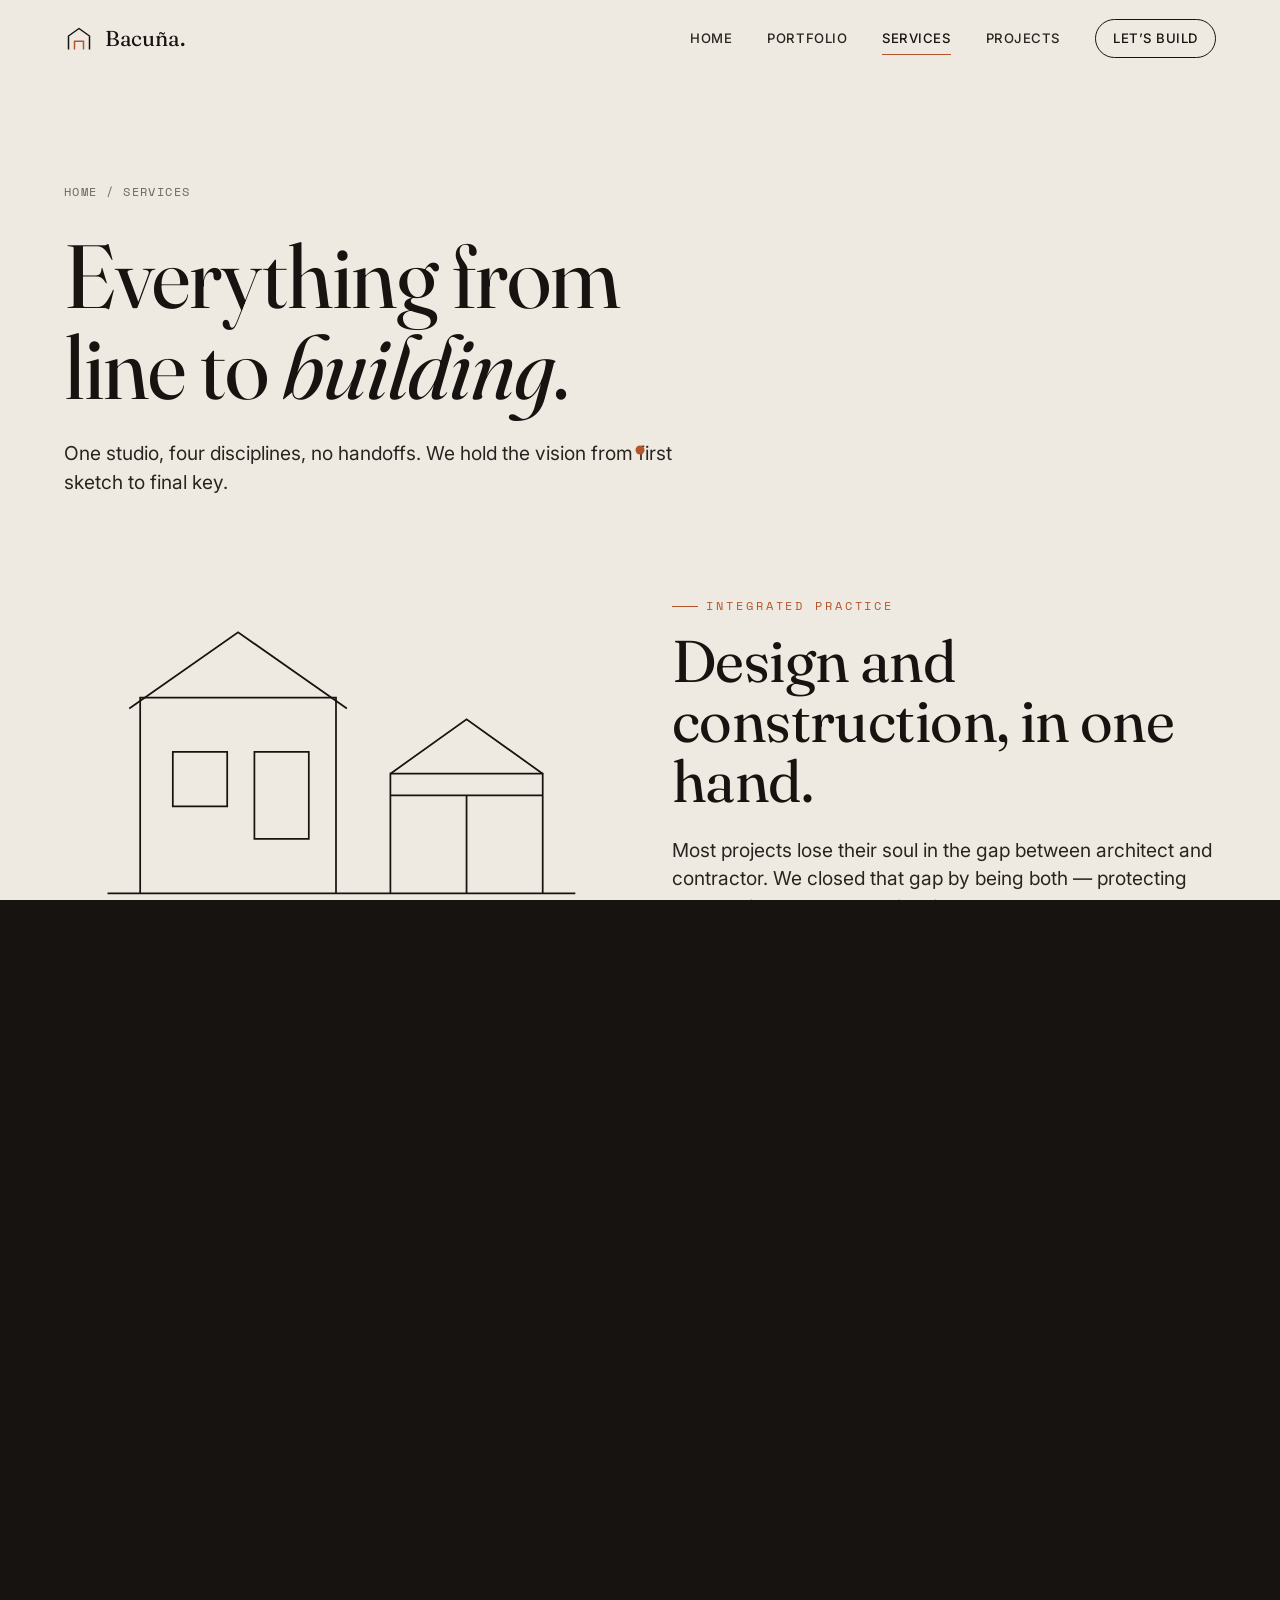
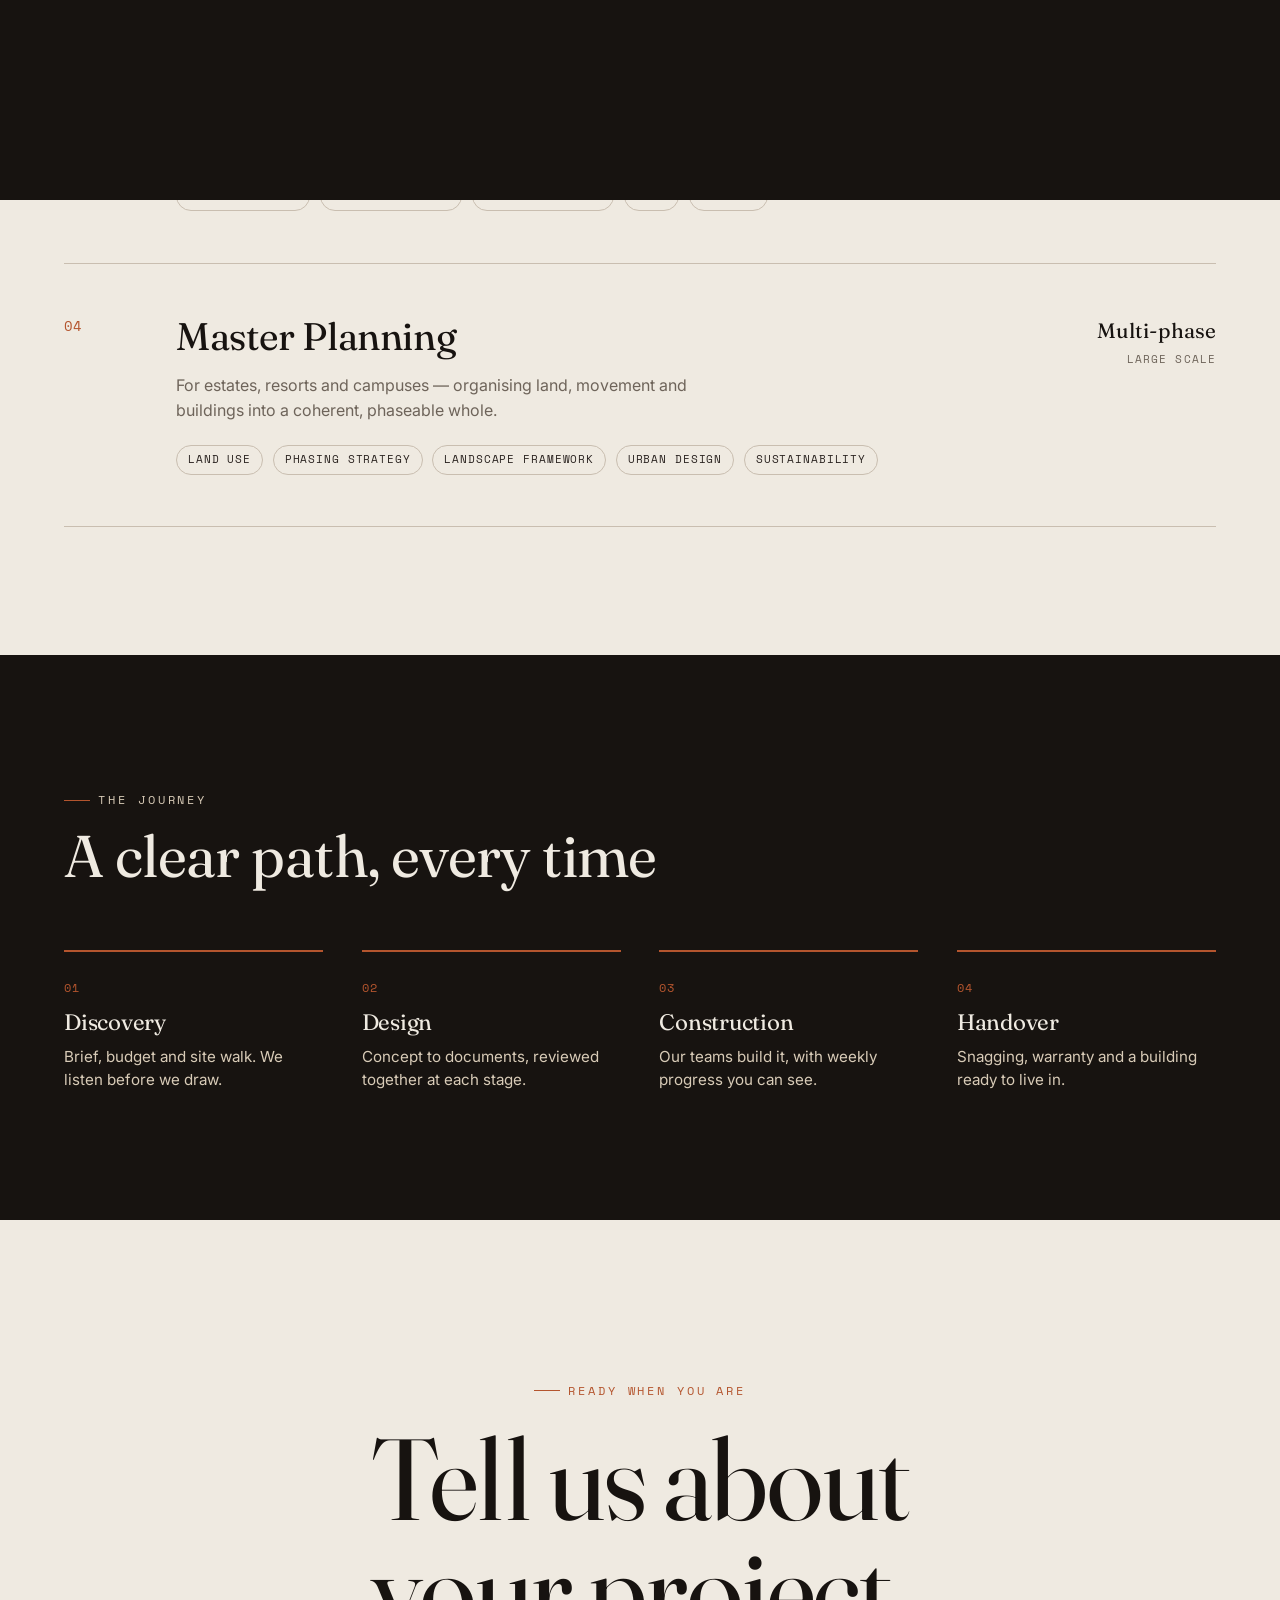
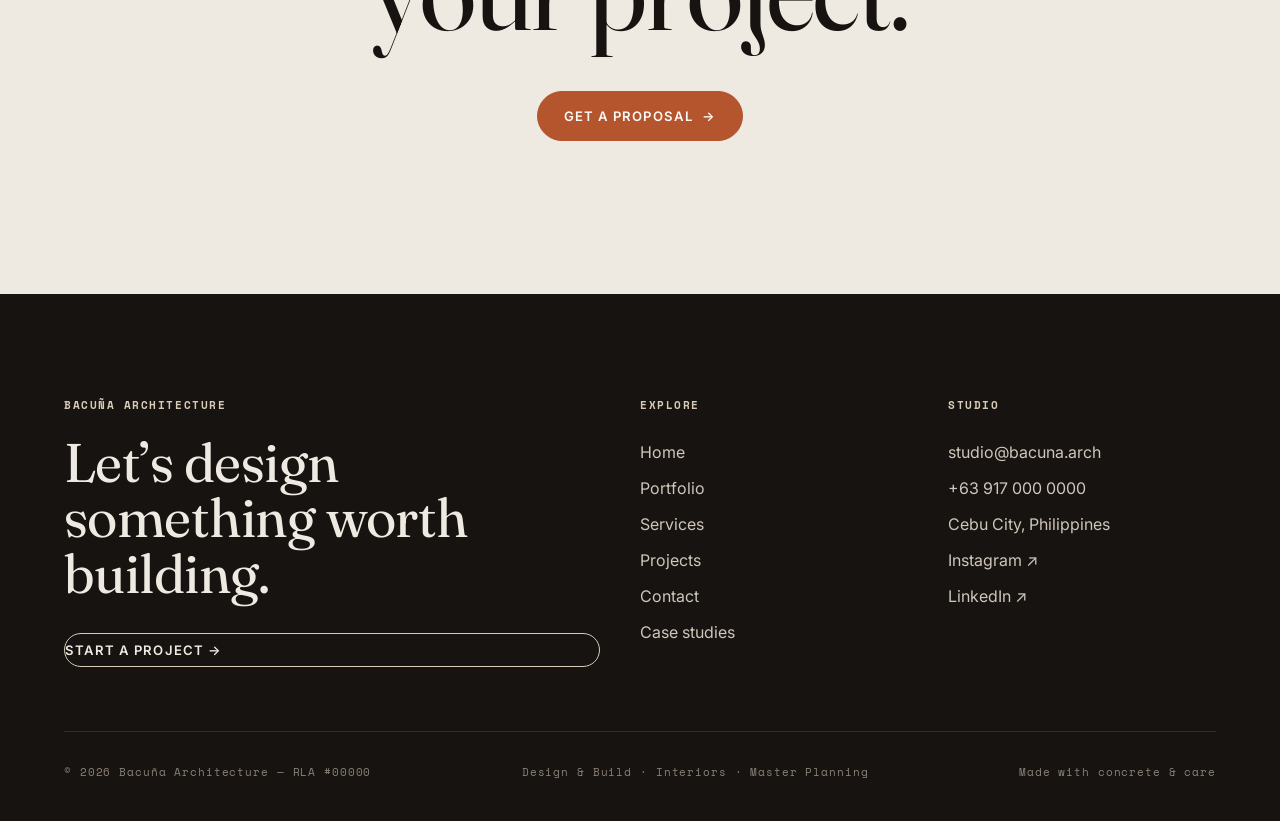
<file: services.html>
<!DOCTYPE html>
<html lang="en">
<head>
<meta charset="UTF-8">
<meta name="viewport" content="width=device-width,initial-scale=1">
<title>Services — Bacuña Architecture</title>
<meta name="description" content="Architectural design, design-and-build, interiors and master planning from one integrated studio.">
<link rel="preconnect" href="https://fonts.googleapis.com">
<link rel="preconnect" href="https://fonts.gstatic.com" crossorigin>
<link href="https://fonts.googleapis.com/css2?family=Fraunces:ital,opsz,wght@0,9..144,300..500;1,9..144,300..500&family=Inter:wght@400;500;600&family=Space+Mono:wght@400;700&display=swap" rel="stylesheet">
<link rel="stylesheet" href="css/style.css?v=7">
<style>
  .svc-full{display:grid;grid-template-columns:80px 1fr auto;gap:2rem;align-items:start;
    padding:clamp(2rem,4vw,3.4rem) 0;border-bottom:1px solid var(--line)}
  .svc-full:first-child{border-top:1px solid var(--line)}
  .svc-full .no{font-family:var(--mono);font-size:.9rem;color:var(--clay)}
  .svc-full h3{font-size:clamp(1.6rem,3vw,2.6rem);margin-bottom:1rem}
  .svc-full p{color:var(--muted);max-width:56ch}
  .svc-full ul{list-style:none;margin-top:1.4rem;display:flex;flex-wrap:wrap;gap:.6rem}
  .svc-full li{font-family:var(--mono);font-size:11px;letter-spacing:.08em;text-transform:uppercase;
    border:1px solid var(--line);border-radius:30px;padding:.5em 1em;color:var(--ink-2)}
  .svc-full .price{font-family:var(--display);font-size:1.3rem;white-space:nowrap;text-align:right}
  .svc-full .price small{display:block;font-family:var(--mono);font-size:11px;color:var(--muted);letter-spacing:.1em;text-transform:uppercase;margin-top:.4em}
  @media(max-width:760px){.svc-full{grid-template-columns:1fr}.svc-full .price{text-align:left}}
  .blue-detail svg{width:100%;height:auto}
  .bd-line{stroke:var(--ink);stroke-width:1.6;fill:none;stroke-dasharray:1;stroke-dashoffset:1;pathLength:1}
  .blue-detail.in .bd-line{animation:draw 1.6s var(--ease) forwards}
  .blue-detail.in .bd-line:nth-child(2){animation-delay:.15s}
  .blue-detail.in .bd-line:nth-child(3){animation-delay:.3s}
  .blue-detail.in .bd-line:nth-child(4){animation-delay:.45s}
  .blue-detail.in .bd-line:nth-child(5){animation-delay:.6s}
  .blue-detail.in .bd-line:nth-child(6){animation-delay:.75s}
  .blue-detail.in .bd-line:nth-child(7){animation-delay:.9s}
</style>
</head>
<body>

<section class="phead wrap">
  <span class="crumb reveal"><a href="index.html">Home</a> / Services</span>
  <h1 class="reveal d1">Everything from<br>line to <em class="italic">building</em>.</h1>
  <p class="lede reveal d2" style="margin-top:1rem">One studio, four disciplines, no handoffs. We hold the vision from first sketch to final key.</p>
</section>

<!-- animated blueprint feature -->
<section class="wrap" style="padding-top:0">
  <div class="split" style="align-items:center">
    <div class="blue-detail reveal" style="overflow:hidden">
      <svg viewBox="0 0 500 340" role="img" aria-label="Blueprint detail">
        <line class="bd-line" pathLength="1" x1="40" y1="300" x2="470" y2="300"/>
        <path class="bd-line" pathLength="1" d="M70 300 V120 H250 V300"/>
        <path class="bd-line" pathLength="1" d="M60 130 L160 60 L260 130"/>
        <rect class="bd-line" pathLength="1" x="100" y="170" width="50" height="50"/>
        <rect class="bd-line" pathLength="1" x="175" y="170" width="50" height="80"/>
        <path class="bd-line" pathLength="1" d="M300 300 V190 H440 V300 M300 210 H440 M370 210 V300"/>
        <path class="bd-line" pathLength="1" d="M300 190 L370 140 L440 190"/>
      </svg>
    </div>
    <div class="reveal d1">
      <span class="eyebrow">Integrated practice</span>
      <h2 style="margin-top:1rem;max-width:14ch">Design and construction, in one hand.</h2>
      <p class="lede" style="margin-top:1.5rem">Most projects lose their soul in the gap between architect and contractor. We closed that gap by being both — protecting your design, budget and timeline the whole way through.</p>
    </div>
  </div>
</section>

<!-- services list -->
<section class="wrap" style="padding-top:0">
  <div class="svc-full reveal">
    <span class="no">01</span>
    <div>
      <h3>Architectural Design</h3>
      <p>Concept through construction documents. We shape the idea, test it in 3D, and detail it into a set that builds cleanly.</p>
      <ul><li>Feasibility</li><li>Concept design</li><li>3D &amp; VR studies</li><li>Permit drawings</li><li>Construction docs</li></ul>
    </div>
    <div class="price">From site study<small>Scoped per project</small></div>
  </div>
  <div class="svc-full reveal">
    <span class="no">02</span>
    <div>
      <h3>Design &amp; Build</h3>
      <p>Our signature. One contract, one team, one point of accountability — from the first line to handing you the keys.</p>
      <ul><li>Single contract</li><li>In-house site teams</li><li>Cost certainty</li><li>Fixed timeline</li><li>Quality control</li></ul>
    </div>
    <div class="price">Turnkey<small>Most popular</small></div>
  </div>
  <div class="svc-full reveal">
    <span class="no">03</span>
    <div>
      <h3>Interior Architecture</h3>
      <p>Rooms designed as carefully as the shell around them — joinery, lighting, material and furniture as one composition.</p>
      <ul><li>Space planning</li><li>Bespoke joinery</li><li>Lighting design</li><li>FF&amp;E</li><li>Styling</li></ul>
    </div>
    <div class="price">Full or partial<small>Fit-out</small></div>
  </div>
  <div class="svc-full reveal">
    <span class="no">04</span>
    <div>
      <h3>Master Planning</h3>
      <p>For estates, resorts and campuses — organising land, movement and buildings into a coherent, phaseable whole.</p>
      <ul><li>Land use</li><li>Phasing strategy</li><li>Landscape framework</li><li>Urban design</li><li>Sustainability</li></ul>
    </div>
    <div class="price">Multi-phase<small>Large scale</small></div>
  </div>
</section>

<!-- process band -->
<section class="wrap band">
  <div class="sec-head"><div><span class="eyebrow reveal" style="color:var(--sand)">The journey</span>
  <h2 class="reveal d1" style="color:var(--paper);margin-top:1rem">A clear path, every time</h2></div></div>
  <div class="steps">
    <div class="step reveal" style="border-color:var(--clay)"><span class="no">01</span><h3 style="color:var(--paper)">Discovery</h3><p style="color:var(--sand)">Brief, budget and site walk. We listen before we draw.</p></div>
    <div class="step reveal d1" style="border-color:var(--clay)"><span class="no">02</span><h3 style="color:var(--paper)">Design</h3><p style="color:var(--sand)">Concept to documents, reviewed together at each stage.</p></div>
    <div class="step reveal d2" style="border-color:var(--clay)"><span class="no">03</span><h3 style="color:var(--paper)">Construction</h3><p style="color:var(--sand)">Our teams build it, with weekly progress you can see.</p></div>
    <div class="step reveal d3" style="border-color:var(--clay)"><span class="no">04</span><h3 style="color:var(--paper)">Handover</h3><p style="color:var(--sand)">Snagging, warranty and a building ready to live in.</p></div>
  </div>
</section>

<section class="cta-big wrap">
  <span class="eyebrow reveal" style="justify-content:center">Ready when you are</span>
  <h2 class="reveal d1" style="margin-top:1.5rem">Tell us about<br>your <a href="contact.html"><span class="u">project</span></a>.</h2>
  <div class="reveal d2" style="margin-top:3rem"><a href="contact.html" class="btn">Get a proposal <span class="arrow">→</span></a></div>
</section>

<script src="js/main.js"></script>
</body>
</html>
</file>
<file: css/style.css>
/* ============================================================
   BACUÑA ARCHITECTURE — Design System
   ============================================================ */

:root{
  /* Palette — warm concrete / ink / clay */
  --paper:#EFEAE1;
  --paper-2:#E4DCCF;
  --ink:#171310;
  --ink-2:#2A2320;
  --muted:#6E645A;
  --line:#C9BEB0;
  --clay:#B4552E;
  --clay-2:#8F3F20;
  --sand:#D8CBB7;
  --white:#FBF9F5;

  /* Type */
  --display:'Fraunces',Georgia,serif;
  --sans:'Inter',system-ui,sans-serif;
  --mono:'Space Mono','Courier New',monospace;

  /* Motion */
  --ease:cubic-bezier(.22,1,.36,1);
  --ease-2:cubic-bezier(.65,0,.35,1);
  --dur:.9s;

  --nav-h:78px;
  --gutter:clamp(20px,5vw,80px);
}

*{margin:0;padding:0;box-sizing:border-box}
html{scroll-behavior:smooth;-webkit-font-smoothing:antialiased}
body{
  font-family:var(--sans);
  background:var(--paper);
  color:var(--ink);
  line-height:1.55;
  overflow-x:clip;
  font-size:16px;
}
img{max-width:100%;display:block}
a{color:inherit;text-decoration:none}
::selection{background:var(--clay);color:var(--white)}

/* Custom cursor dot */
.cursor{position:fixed;top:0;left:0;width:9px;height:9px;border-radius:50%;
  background:var(--clay);pointer-events:none;z-index:9999;transform:translate(-50%,-50%);
  transition:transform .18s var(--ease),background .2s;mix-blend-mode:normal}
.cursor.big{transform:translate(-50%,-50%) scale(4.2);background:transparent;border:1px solid var(--ink);}
@media (pointer:coarse){.cursor{display:none}}

/* ---------- Type scale ---------- */
.eyebrow{font-family:var(--mono);font-size:12px;letter-spacing:.24em;text-transform:uppercase;
  color:var(--clay);display:inline-flex;align-items:center;gap:.7em}
.eyebrow::before{content:"";width:26px;height:1px;background:var(--clay);display:inline-block}
h1,h2,h3{font-family:var(--display);font-weight:400;line-height:1.02;letter-spacing:-.01em}
h1{font-size:clamp(2.8rem,8vw,7rem)}
h2{font-size:clamp(2rem,4.6vw,4rem)}
h3{font-size:clamp(1.3rem,2vw,1.9rem);line-height:1.1}
p.lede{font-size:clamp(1.05rem,1.5vw,1.35rem);color:var(--ink-2);max-width:52ch;line-height:1.5}
.italic{font-style:italic}

/* ---------- Layout ---------- */
.wrap{padding-inline:var(--gutter)}
section{padding-block:clamp(70px,10vw,150px)}
.divider{height:1px;background:var(--line);border:0}

/* ---------- Nav ---------- */
.nav{position:fixed;top:0;left:0;right:0;height:var(--nav-h);z-index:900;
  display:flex;align-items:center;justify-content:space-between;
  padding-inline:var(--gutter);transition:background .4s var(--ease),backdrop-filter .4s,border-color .4s;
  border-bottom:1px solid transparent}
.nav.scrolled{background:rgba(239,234,225,.82);backdrop-filter:blur(14px);border-color:var(--line)}
.brand{font-family:var(--display);font-size:1.35rem;letter-spacing:-.01em;display:flex;align-items:center;gap:.5em}
.brand b{font-weight:500}
.brand .n{width:30px;height:30px}
.nav-links{display:flex;gap:2.2rem;align-items:center;font-size:.82rem;letter-spacing:.04em;text-transform:uppercase;font-weight:500}
.nav-links a{position:relative;padding:4px 0;color:var(--ink-2);transition:color .3s}
.nav-links a::after{content:"";position:absolute;left:0;bottom:-2px;height:1px;width:0;background:var(--clay);transition:width .35s var(--ease)}
.nav-links a:hover,.nav-links a.active{color:var(--ink)}
.nav-links a:hover::after,.nav-links a.active::after{width:100%}
.nav-cta{border:1px solid var(--ink);border-radius:40px;padding:.6em 1.3em!important;color:var(--ink)!important}
.nav-cta::after{display:none}
.nav-cta:hover{background:var(--ink);color:var(--paper)!important}
.burger{display:none;flex-direction:column;gap:5px;cursor:pointer;background:none;border:0}
.burger span{width:26px;height:2px;background:var(--ink);transition:.3s}

/* ---------- Buttons ---------- */
.btn{display:inline-flex;align-items:center;gap:.7em;font-size:.82rem;letter-spacing:.08em;
  text-transform:uppercase;font-weight:600;padding:1.05em 2em;border-radius:44px;
  background:var(--clay);color:var(--white);transition:.4s var(--ease);border:1px solid var(--clay)}
.btn:hover{background:var(--ink);border-color:var(--ink);color:var(--white);transform:translateY(-2px)}
.btn.ghost{background:transparent;color:var(--ink);border-color:var(--ink)}
.btn.ghost:hover{background:var(--ink);color:var(--paper)}
.btn .arrow{transition:transform .4s var(--ease)}
.btn:hover .arrow{transform:translateX(5px)}

/* ---------- HERO ---------- */
.hero{min-height:100svh;position:relative;display:grid;
  grid-template-columns:1.15fr .85fr;align-items:center;gap:2rem;
  padding-top:var(--nav-h)}
.hero-copy{position:relative;z-index:3}
.hero h1{margin:.2em 0 .35em}
.hero h1 .line{display:block;overflow:hidden}
.hero h1 .line span{display:block;transform:translateY(110%);transition:transform 1s var(--ease)}
.loaded .hero h1 .line span{transform:translateY(0)}
.hero h1 .line:nth-child(2) span{transition-delay:.12s}
.hero h1 .line:nth-child(3) span{transition-delay:.24s}
.hero-sub{display:flex;gap:2.5rem;flex-wrap:wrap;margin-top:2.4rem;align-items:center}
.hero-stats{display:flex;gap:2.4rem;margin-top:3rem;padding-top:2rem;border-top:1px solid var(--line)}
.stat .num{font-family:var(--display);font-size:2.6rem;line-height:1}
.stat .lbl{font-family:var(--mono);font-size:11px;letter-spacing:.14em;text-transform:uppercase;color:var(--muted);margin-top:.4em}

/* Construction scene container */
.scene{position:relative;height:min(78vh,680px);align-self:stretch;display:flex;align-items:center;justify-content:center}
.scene svg{width:100%;height:100%;overflow:visible}
.scene-tag{position:absolute;font-family:var(--mono);font-size:11px;letter-spacing:.12em;text-transform:uppercase;
  color:var(--muted);display:flex;align-items:center;gap:.5em;opacity:0;animation:tagIn .6s var(--ease) forwards}
.scene-tag::before{content:"";width:6px;height:6px;border-radius:50%;background:var(--clay)}
.scene-tag.t1{top:8%;left:2%;animation-delay:2.6s}
.scene-tag.t2{top:40%;right:0%;animation-delay:3.1s}
.scene-tag.t3{bottom:14%;left:6%;animation-delay:3.6s}
@keyframes tagIn{to{opacity:1}}

/* Blueprint grid backdrop */
.blueprint{position:absolute;inset:0;z-index:0;opacity:.5;
  background-image:linear-gradient(var(--line) 1px,transparent 1px),linear-gradient(90deg,var(--line) 1px,transparent 1px);
  background-size:44px 44px;
  -webkit-mask-image:radial-gradient(circle at 70% 45%,#000 0%,transparent 68%);
  mask-image:radial-gradient(circle at 70% 45%,#000 0%,transparent 68%)}

/* SVG draw animation */
.draw{stroke:var(--ink);stroke-width:2;fill:none;stroke-linecap:round;stroke-linejoin:round;
  stroke-dasharray:var(--len);stroke-dashoffset:var(--len);
  animation:draw 1.4s var(--ease) forwards}
.fillfade{opacity:0;animation:fillfade .8s var(--ease) forwards}
.riseUp{transform:translateY(40px);opacity:0;animation:riseUp 1s var(--ease) forwards}
@keyframes draw{to{stroke-dashoffset:0}}
@keyframes fillfade{to{opacity:1}}
@keyframes riseUp{to{transform:translateY(0);opacity:1}}
.crane-arm{transform-box:fill-box;transform-origin:left center;animation:sway 5s ease-in-out infinite;animation-delay:4s}
@keyframes sway{0%,100%{transform:rotate(0)}50%{transform:rotate(-2.5deg)}}
.hook{animation:bob 4s ease-in-out infinite;animation-delay:4.2s}
@keyframes bob{0%,100%{transform:translateY(0)}50%{transform:translateY(10px)}}

/* ---------- EXPLODED AXONOMETRIC HERO ---------- */
.xhero{position:relative;min-height:100svh;display:grid;grid-template-columns:.72fr 1.28fr;
  gap:1.5rem;align-items:center;padding-top:var(--nav-h);overflow:hidden}
.xhero .blueprint{opacity:.4}
.xhero-copy{position:relative;z-index:3}
.xhero-copy h1{margin:.2em 0 .35em}
.xhero-copy h1 .line{display:block;overflow:hidden}
.xhero-copy h1 .line span{display:block;transform:translateY(110%);transition:transform 1s var(--ease)}
.loaded .xhero-copy h1 .line span{transform:translateY(0)}
.xhero-copy h1 .line:nth-child(2) span{transition-delay:.12s}
.xhero-copy h1 .line:nth-child(3) span{transition-delay:.24s}
.xvideo{position:relative;z-index:2;width:100%;height:min(94vh,940px);display:flex;align-items:center;
  justify-content:flex-end;margin-right:calc(-1 * var(--gutter))}
.xvideo-el{width:100%;height:100%;object-fit:contain;object-position:center right}
@media (max-width:1024px){.xvideo{height:58vh;order:-1;margin-right:0;justify-content:center}
  .xvideo-el{object-position:center}}
.exploded{position:relative;z-index:2;height:min(88vh,780px);width:100%}
.exploded svg{width:100%;height:100%;overflow:visible}
.deck-layer{transition:transform 1.15s var(--ease);will-change:transform}
.exploded.on .deck-layer{transform:translateY(var(--dy))}
.annot{opacity:0;transition:opacity .7s ease .55s}
.exploded.on .annot{opacity:1}
.exploded-cue{position:absolute;left:0;bottom:2%;font-family:var(--mono);font-size:11px;letter-spacing:.16em;
  text-transform:uppercase;color:var(--muted);display:flex;align-items:center;gap:.6em}
.exploded-cue::before{content:"";width:22px;height:1px;background:var(--clay)}
@media (max-width:1024px){
  .xhero{grid-template-columns:1fr;gap:0}
  .exploded{height:62vh;order:-1;margin-top:1rem}
}
@media (max-width:600px){
  .exploded{height:52vh}
}

/* ---------- RENDER REEL (smooth native autoplay) ---------- */
.reel{position:relative;background:var(--paper)}
.reel-track{position:relative}
.reel-stage{display:grid;grid-template-columns:.9fr 1.1fr;gap:2rem;align-items:center;
  padding-inline:var(--gutter)}
.reel-copy{max-width:40ch;z-index:2}
.reel-copy h2{margin:.6rem 0 .8rem}
.reel-copy .lede{font-size:1rem}
.reel-video{width:100%;max-width:720px;max-height:56vh;object-fit:contain;
  background:var(--paper);margin-inline:auto}
.reel-hud{display:none}
@media (max-width:820px){
  .reel-stage{grid-template-columns:1fr;gap:1.3rem}
  .reel-copy{max-width:none}
  .reel-copy h2{font-size:clamp(1.8rem,7vw,2.4rem)}
  .reel-video{max-height:50vh}
}

/* ---------- SCROLL-SCRUB EXPLODED HOUSE (anatomy) ---------- */
.anatomy{position:relative}
.anatomy-track{position:relative;height:300vh}
.anatomy-stage{position:sticky;top:0;height:100vh;display:grid;grid-template-columns:.82fr 1.18fr;
  gap:2rem;align-items:center;overflow:hidden;padding-inline:var(--gutter)}
.anatomy-copy{position:relative;z-index:3}
.anatomy-copy h2{margin:.7rem 0 1rem;max-width:14ch}
.anatomy-hint{font-family:var(--mono);font-size:12px;letter-spacing:.14em;text-transform:uppercase;
  color:var(--clay);display:flex;align-items:center;gap:.6em;margin-top:2rem}
.anatomy-hint .dn{display:inline-block;animation:bobY 1.6s ease-in-out infinite}
.anatomy-meter{margin-top:1.4rem;width:210px;max-width:60%;height:3px;background:var(--line);position:relative;overflow:hidden}
.anatomy-meter .am-fill{position:absolute;left:0;top:0;height:100%;width:0;background:var(--clay)}
.anatomy-state{display:block;margin-top:.7rem;font-family:var(--mono);font-size:11px;letter-spacing:.16em;
  text-transform:uppercase;color:var(--muted)}
.exploded-scroll{position:relative;z-index:2;height:92vh;width:100%}
.exploded-scroll svg{width:100%;height:100%;overflow:visible}
.exploded-scroll .deck-layer{transition:none!important;will-change:transform}
.exploded-scroll .annot{opacity:0}
@media (max-width:900px){
  .anatomy-track{height:260vh}
  .anatomy-stage{grid-template-columns:1fr;gap:0;align-content:center}
  .anatomy-copy{position:absolute;top:calc(var(--nav-h) + 10px);left:var(--gutter);right:var(--gutter);z-index:4}
  .anatomy-copy h2{font-size:clamp(1.8rem,7vw,2.4rem)}
  .exploded-scroll{height:74vh;margin-top:12vh}
}

/* ---------- CINEMATIC HERO (photo sequence) ---------- */
.cine-hero{position:relative;height:100svh;min-height:640px;overflow:hidden;background:#0d0b0a;
  color:var(--paper);display:flex;align-items:flex-end}
.cine-stack{position:absolute;inset:0;z-index:0}
.cine-slide{position:absolute;inset:0;background-size:cover;background-position:center;
  opacity:0;transform:scale(1.06);filter:saturate(.9) contrast(1.04);
  transition:opacity 1.7s ease, transform 7s ease;will-change:opacity,transform}
.cine-slide.active{opacity:1;transform:scale(1.17)}
.cine-slide:nth-child(2n).active{transform:scale(1.17) translate(-1.6%,0.6%)}
.cine-slide:nth-child(3n).active{transform:scale(1.17) translate(1.4%,-0.8%)}
.cine-scrim{position:absolute;inset:0;z-index:1;pointer-events:none;
  background:linear-gradient(to top,rgba(13,11,10,.94) 0%,rgba(13,11,10,.5) 34%,rgba(13,11,10,.12) 62%,rgba(13,11,10,.55) 100%)}
.cine-scrim::after{content:"";position:absolute;inset:0;
  background:radial-gradient(130% 90% at 18% 92%,transparent 42%,rgba(13,11,10,.55))}
.cine-grain{position:absolute;inset:0;z-index:2;pointer-events:none;opacity:.10;mix-blend-mode:overlay;
  background-image:url("data:image/svg+xml;utf8,<svg xmlns='http://www.w3.org/2000/svg' width='120' height='120'><filter id='n'><feTurbulence type='fractalNoise' baseFrequency='0.85' numOctaves='2' stitchTiles='stitch'/></filter><rect width='100%25' height='100%25' filter='url(%23n)'/></svg>");
  background-size:150px;animation:grain .55s steps(3) infinite}
@keyframes grain{0%{transform:translate(0,0)}33%{transform:translate(-5px,3px)}66%{transform:translate(4px,-3px)}}
.cine-bar{position:absolute;left:0;right:0;height:clamp(22px,5vh,58px);background:#0a0908;z-index:4}
.cine-bar.top{top:0;transform:translateY(-100%);animation:barIn 1.3s var(--ease) .15s forwards}
.cine-bar.bottom{bottom:0;transform:translateY(100%);animation:barIn 1.3s var(--ease) .15s forwards}
@keyframes barIn{to{transform:translateY(0)}}
.cine-copy{position:relative;z-index:5;max-width:1040px;padding-bottom:clamp(74px,13vh,150px)}
.cine-copy .eyebrow{color:var(--sand)}
.cine-copy h1{margin:.25em 0 .3em;text-shadow:0 2px 40px rgba(0,0,0,.35)}
.cine-copy h1 .line{display:block;overflow:hidden}
.cine-copy h1 .line span{display:block;transform:translateY(110%);transition:transform 1.05s var(--ease)}
.loaded .cine-copy h1 .line span{transform:translateY(0)}
.cine-copy h1 .line:nth-child(2) span{transition-delay:.12s}
.cine-copy h1 .line:nth-child(3) span{transition-delay:.24s}
.cine-copy .lede{color:#ece4d7;max-width:46ch}
.cine-copy .hero-sub{display:flex;gap:2.5rem;flex-wrap:wrap;margin-top:2rem;align-items:center}
.cine-copy .btn{background:var(--clay);border-color:var(--clay)}
.cine-copy .btn:hover{background:var(--paper);border-color:var(--paper);color:var(--ink)}
.cine-copy .btn.ghost{background:transparent;color:var(--paper);border-color:rgba(255,255,255,.55)}
.cine-copy .btn.ghost:hover{background:var(--paper);color:var(--ink);border-color:var(--paper)}
.cine-copy .hero-stats{display:flex;gap:2.6rem;margin-top:2.6rem;padding-top:1.8rem;border-top:1px solid rgba(255,255,255,.22)}
.cine-copy .stat .num{color:var(--paper)}
.cine-copy .stat .lbl{color:var(--sand)}
.cine-hud{position:absolute;right:var(--gutter);bottom:calc(clamp(22px,5vh,58px) + 26px);z-index:5;
  display:flex;flex-direction:column;align-items:flex-end;gap:.5rem;text-align:right}
.cine-frame{font-family:var(--mono);font-size:12px;letter-spacing:.22em;color:var(--sand)}
.cine-label{font-family:var(--display);font-size:1.4rem;line-height:1}
.cine-progress{width:130px;height:2px;background:rgba(255,255,255,.25);overflow:hidden}
.cine-progress i{display:block;height:100%;width:0;background:var(--clay)}
.scroll-cue{position:absolute;left:var(--gutter);bottom:calc(clamp(22px,5vh,58px) + 22px);z-index:5;
  font-family:var(--mono);font-size:11px;letter-spacing:.2em;text-transform:uppercase;color:var(--sand);
  display:flex;gap:.6em;align-items:center}
.scroll-cue span{display:inline-block;animation:bobY 1.6s ease-in-out infinite}
@keyframes bobY{0%,100%{transform:translateY(0)}50%{transform:translateY(4px)}}
@media (max-width:760px){
  .cine-hud{display:none}
  .cine-copy .hero-stats{gap:1.4rem}
  .cine-copy .stat .num{font-size:1.8rem}
}

/* Nav appearance while over the dark cinematic hero */
body.cine .nav:not(.scrolled) .brand,
body.cine .nav:not(.scrolled) .nav-links a{color:var(--paper)}
body.cine .nav:not(.scrolled) .nav-links a.active{color:var(--sand)}
body.cine .nav:not(.scrolled) .nav-cta{border-color:rgba(255,255,255,.6);color:var(--paper)!important}
body.cine .nav:not(.scrolled) .nav-cta:hover{background:var(--paper);color:var(--ink)!important;border-color:var(--paper)}
body.cine .nav:not(.scrolled) .burger span{background:var(--paper)}

/* ---------- Iso construction scene ---------- */
.iso-house{width:100%;height:100%;display:flex;align-items:center;justify-content:center}
.iso-house svg{width:100%;height:100%;overflow:visible}
.build-readout{position:absolute;left:2%;bottom:5%;display:flex;align-items:center;gap:.7em;
  font-family:var(--mono);font-size:12px;letter-spacing:.14em;text-transform:uppercase;color:var(--ink-2);
  background:rgba(239,234,225,.6);backdrop-filter:blur(6px);padding:.5em .9em;border:1px solid var(--line);border-radius:40px}
.dotpulse{width:8px;height:8px;border-radius:50%;background:var(--clay);animation:pulse 1.4s ease-in-out infinite;flex:none}
@keyframes pulse{0%,100%{transform:scale(1);opacity:1}50%{transform:scale(1.7);opacity:.35}}

/* ---------- Rotating 3D house (CSS 3D) ---------- */
.house3d-wrap{position:relative;display:flex;flex-direction:column;align-items:center;justify-content:center;
  padding-block:clamp(30px,6vw,70px);margin-bottom:clamp(1.5rem,4vw,3rem)}
.house3d-wrap .ground{position:absolute;top:52%;width:250px;height:70px;
  background:radial-gradient(ellipse at center,rgba(23,19,16,.20),transparent 70%);filter:blur(3px)}
.scene3d{perspective:1500px;width:100%;max-width:460px;height:340px;display:flex;align-items:center;justify-content:center}
.rotor{position:relative;width:210px;height:150px;transform-style:preserve-3d;transform:rotateX(-17deg)}
.house3d{position:absolute;inset:0;transform-style:preserve-3d;animation:spinHouse 26s linear infinite}
.scene3d:hover .house3d{animation-play-state:paused}
@keyframes spinHouse{to{transform:rotateY(360deg)}}
.hf{position:absolute;box-sizing:border-box;border:1.5px solid var(--ink)}
.hf.front,.hf.back{width:210px;height:150px}
.hf.front{transform:translateZ(85px)}
.hf.back{transform:rotateY(180deg) translateZ(85px)}
.hf.right,.hf.left{width:170px;height:150px;left:50%;margin-left:-85px}
.hf.right{transform:rotateY(90deg) translateZ(105px)}
.hf.left{transform:rotateY(-90deg) translateZ(105px)}
.hf.roof,.hf.floor{width:210px;height:170px;top:50%;margin-top:-85px}
.hf.roof{transform:rotateX(90deg) translateZ(75px);
  background:linear-gradient(135deg,#E7DFD1,#CBBDA6);border-color:var(--ink)}
.hf.floor{transform:rotateX(90deg) translateZ(-75px);background:#3a322c;border-color:var(--ink)}
.hf.slab{width:252px;height:212px;left:50%;top:50%;margin-left:-126px;margin-top:-106px;border:none;
  background:var(--ink);transform:rotateX(90deg) translateZ(80px);box-shadow:0 0 0 1px var(--ink)}
/* glazed walls */
.hf.wall{background:linear-gradient(135deg,rgba(239,234,225,.55),rgba(200,187,167,.4))}
.hf.wall::before{content:"";position:absolute;inset:13px;border:1px solid rgba(28,23,18,.55);
  background:
    repeating-linear-gradient(90deg,transparent 0 44px,rgba(28,23,18,.32) 44px 45px),
    repeating-linear-gradient(0deg,transparent 0 38px,rgba(28,23,18,.32) 38px 39px)}
.hf.wall::after{content:"";position:absolute;left:13px;right:13px;bottom:13px;height:6px;background:var(--clay);opacity:.85}
.house3d-cap{margin-top:1.4rem;font-family:var(--mono);font-size:11px;letter-spacing:.14em;text-transform:uppercase;color:var(--muted)}
@media (prefers-reduced-motion:reduce){.house3d{animation:none;transform:rotateY(-32deg)}}
@media (max-width:760px){.scene3d{max-width:320px;height:280px} .rotor{transform:rotateX(-17deg) scale(.82)}}

/* ---------- Marquee ---------- */
.marquee{border-block:1px solid var(--line);overflow:hidden;padding-block:1.3rem;background:var(--ink);color:var(--paper)}
.marquee-track{display:flex;gap:3rem;white-space:nowrap;width:max-content;animation:scrollX 34s linear infinite}
.marquee:hover .marquee-track{animation-play-state:paused}
.marquee span{font-family:var(--display);font-size:clamp(1.4rem,3vw,2.4rem);display:inline-flex;align-items:center;gap:3rem}
.marquee .dot{width:9px;height:9px;border-radius:50%;background:var(--clay)}
@keyframes scrollX{to{transform:translateX(-50%)}}

/* ---------- Reveal ---------- */
.reveal{opacity:0;transform:translateY(38px);transition:opacity 1s var(--ease),transform 1s var(--ease)}
.reveal.in{opacity:1;transform:none}
.reveal.d1{transition-delay:.1s}.reveal.d2{transition-delay:.2s}.reveal.d3{transition-delay:.3s}.reveal.d4{transition-delay:.4s}

/* ---------- Section head ---------- */
.sec-head{display:flex;justify-content:space-between;align-items:flex-end;gap:2rem;flex-wrap:wrap;margin-bottom:clamp(2.5rem,5vw,4.5rem)}
.sec-head .idx{font-family:var(--mono);font-size:12px;color:var(--muted);letter-spacing:.1em}

/* ---------- Services ---------- */
.svc-list{border-top:1px solid var(--line)}
.svc-row{display:grid;grid-template-columns:60px 1fr auto;gap:2rem;align-items:center;
  padding:clamp(1.6rem,3vw,2.6rem) 0;border-bottom:1px solid var(--line);position:relative;
  cursor:pointer;transition:padding-left .5s var(--ease)}
.svc-row .no{font-family:var(--mono);font-size:.85rem;color:var(--muted)}
.svc-row h3{transition:color .4s;line-height:1.05}
.svc-row .svc-desc{max-width:44ch;color:var(--muted);font-size:.95rem}
.svc-row .plus{font-size:1.6rem;color:var(--clay);transition:transform .5s var(--ease)}
.svc-row::before{content:"";position:absolute;inset:0;background:var(--ink);transform:scaleY(0);transform-origin:bottom;
  transition:transform .5s var(--ease);z-index:-1}
.svc-row:hover{padding-left:24px;color:var(--paper)}
.svc-row:hover::before{transform:scaleY(1)}
.svc-row:hover h3{color:var(--paper)}
.svc-row:hover .svc-desc,.svc-row:hover .no{color:var(--sand)}
.svc-row:hover .plus{transform:rotate(90deg);color:var(--clay)}

/* ---------- Projects grid ---------- */
.grid-projects{display:grid;grid-template-columns:repeat(12,1fr);gap:clamp(14px,2vw,26px)}
.card{position:relative;overflow:hidden;background:var(--sand);border-radius:2px}
.card.span7{grid-column:span 7}.card.span5{grid-column:span 5}
.card.span6{grid-column:span 6}.card.span4{grid-column:span 4}
.card.span8{grid-column:span 8}.card.span12{grid-column:span 12}
.card .ph{aspect-ratio:4/3;overflow:hidden}
.card.tall .ph{aspect-ratio:3/4}
.card.wide .ph{aspect-ratio:16/10}
.card img{width:100%;height:100%;object-fit:cover;transition:transform 1.1s var(--ease),filter .6s;filter:grayscale(.18)}
.card:hover img{transform:scale(1.06);filter:grayscale(0)}
.card .meta{position:absolute;left:0;right:0;bottom:0;padding:1.6rem;display:flex;justify-content:space-between;align-items:flex-end;
  background:linear-gradient(to top,rgba(20,17,16,.78),transparent);color:var(--paper);
  transform:translateY(8px);opacity:0;transition:.5s var(--ease)}
.card:hover .meta{transform:none;opacity:1}
.card .meta h3{font-size:1.4rem}
.card .meta .cat{font-family:var(--mono);font-size:11px;letter-spacing:.14em;text-transform:uppercase;color:var(--sand)}
.card .yr{position:absolute;top:1.2rem;right:1.4rem;font-family:var(--mono);font-size:11px;letter-spacing:.1em;
  color:var(--paper);background:rgba(20,17,16,.4);backdrop-filter:blur(6px);padding:.3em .8em;border-radius:30px;
  opacity:0;transition:.5s var(--ease)}
.card:hover .yr{opacity:1}
/* Touch devices have no hover — always show project info + animate cards in */
@media (hover:none){
  .card .meta{opacity:1;transform:none}
  .card .yr{opacity:1}
  .card img{filter:grayscale(0)}
}

/* Filter chips */
.filters{display:flex;gap:.6rem;flex-wrap:wrap;margin-bottom:2.5rem}
.chip{font-family:var(--mono);font-size:12px;letter-spacing:.08em;text-transform:uppercase;
  padding:.6em 1.2em;border:1px solid var(--line);border-radius:40px;cursor:pointer;transition:.3s;color:var(--muted)}
.chip:hover{border-color:var(--ink);color:var(--ink)}
.chip.active{background:var(--ink);color:var(--paper);border-color:var(--ink)}
.card.hide{display:none}

/* ---------- Split feature ---------- */
.split{display:grid;grid-template-columns:1fr 1fr;gap:clamp(2rem,5vw,5rem);align-items:center}
.split .media{overflow:hidden;border-radius:2px}
.split .media img{filter:grayscale(.15);transition:transform 1.2s var(--ease)}
.split:hover .media img{transform:scale(1.05)}
.parallax-img{will-change:transform}

/* ---------- Stats band ---------- */
.band{background:var(--ink);color:var(--paper)}
.band .stat .num{color:var(--white)}
.band .stat .lbl{color:var(--sand)}
.stat-grid{display:grid;grid-template-columns:repeat(3,1fr);gap:2rem}
.stat-grid .stat .num{font-size:clamp(2.5rem,5vw,4.2rem)}

/* ---------- Process steps ---------- */
.steps{display:grid;grid-template-columns:repeat(4,1fr);gap:clamp(1.5rem,3vw,2.5rem)}
.step{border-top:2px solid var(--ink);padding-top:1.4rem}
.step .no{font-family:var(--mono);font-size:12px;color:var(--clay);letter-spacing:.1em}
.step h3{margin:.7rem 0 .6rem;font-size:1.4rem}
.step p{color:var(--muted);font-size:.95rem}

/* ---------- Testimonials ---------- */
.quote{font-family:var(--display);font-size:clamp(1.6rem,3.4vw,3rem);line-height:1.18;max-width:22ch}
.quote-author{margin-top:2rem;font-family:var(--mono);font-size:12px;letter-spacing:.1em;text-transform:uppercase;color:var(--muted)}

/* ---------- CTA ---------- */
.cta-big{text-align:center;padding-block:clamp(80px,12vw,180px)}
.cta-big h2{font-size:clamp(2.6rem,9vw,8rem);line-height:.95}
.cta-big a:not(.btn){color:var(--ink);position:relative;display:inline-block}
.cta-big a .u{display:inline-block;position:relative}
.cta-big a .u::after{content:"";position:absolute;left:0;bottom:.08em;height:3px;width:100%;background:var(--clay);
  transform:scaleX(0);transform-origin:left;transition:transform .6s var(--ease)}
.cta-big a:hover .u::after{transform:scaleX(1)}

/* ---------- Contact ---------- */
.contact-grid{display:grid;grid-template-columns:1fr 1fr;gap:clamp(2rem,5vw,5rem)}
.field{margin-bottom:1.8rem;position:relative}
.field label{font-family:var(--mono);font-size:11px;letter-spacing:.12em;text-transform:uppercase;color:var(--muted);display:block;margin-bottom:.6rem}
.field input,.field textarea{width:100%;background:transparent;border:0;border-bottom:1px solid var(--line);
  padding:.7em 0;font-family:var(--sans);font-size:1.05rem;color:var(--ink);transition:border-color .4s}
.field input:focus,.field textarea:focus{outline:0;border-color:var(--clay)}
.field textarea{resize:vertical;min-height:110px}
.info-row{display:flex;justify-content:space-between;padding:1.3rem 0;border-bottom:1px solid var(--line)}
.info-row .k{font-family:var(--mono);font-size:11px;letter-spacing:.12em;text-transform:uppercase;color:var(--muted)}
.info-row .v{font-size:1.05rem}

/* ---------- Footer ---------- */
.footer{background:var(--ink);color:var(--paper);padding-block:clamp(60px,8vw,110px) 2.5rem}
.footer-top{display:grid;grid-template-columns:2fr 1fr 1fr;gap:2.5rem;padding-bottom:4rem;border-bottom:1px solid #33302c}
.footer h2{font-size:clamp(2rem,5vw,3.4rem);max-width:16ch}
.footer .col h4{font-family:var(--mono);font-size:11px;letter-spacing:.14em;text-transform:uppercase;color:var(--sand);margin-bottom:1.3rem}
.footer .col a{display:block;color:#cfc6ba;padding:.35rem 0;transition:color .3s,transform .3s}
.footer .col a:hover{color:var(--paper);transform:translateX(5px)}
.footer-bot{display:flex;justify-content:space-between;align-items:center;padding-top:2rem;flex-wrap:wrap;gap:1rem;
  font-family:var(--mono);font-size:11px;letter-spacing:.08em;color:#8b8177}

/* ---------- Page hero (sub pages) ---------- */
.phead{padding-top:calc(var(--nav-h) + clamp(50px,8vw,100px));padding-bottom:clamp(40px,6vw,70px)}
.phead h1{font-size:clamp(2.6rem,7vw,6rem);margin:.3em 0}
.crumb{font-family:var(--mono);font-size:12px;letter-spacing:.12em;text-transform:uppercase;color:var(--muted)}
.crumb a:hover{color:var(--clay)}

/* ---------- Page transition curtain ---------- */
.curtain{position:fixed;inset:0;background:var(--ink);z-index:9998;transform:translateY(100%);pointer-events:none}
.curtain.play{animation:curtain 1.1s var(--ease-2) forwards}
@keyframes curtain{0%{transform:translateY(100%)}45%{transform:translateY(0)}55%{transform:translateY(0)}100%{transform:translateY(-100%)}}

/* Scroll progress */
.progress{position:fixed;top:0;left:0;height:2px;background:var(--clay);z-index:950;width:0}

/* ---------- Responsive ---------- */
@media (max-width:1024px){
  .hero{grid-template-columns:1fr;gap:0}
  .scene{height:44vh;order:-1;margin-top:1rem}
  .stat-grid,.steps{grid-template-columns:repeat(2,1fr)}
  .footer-top{grid-template-columns:1fr 1fr}
}
@media (max-width:760px){
  .nav-links{position:fixed;inset:0;background:var(--paper);flex-direction:column;justify-content:center;
    gap:1.8rem;font-size:1.4rem;transform:translateX(100%);transition:transform .5s var(--ease);z-index:800}
  .nav-links.open{transform:none}
  .nav-links a{color:var(--ink)}
  .burger{display:flex;z-index:810}
  .nav.menu-open .burger span:nth-child(1){transform:translateY(7px) rotate(45deg)}
  .nav.menu-open .burger span:nth-child(2){opacity:0}
  .nav.menu-open .burger span:nth-child(3){transform:translateY(-7px) rotate(-45deg)}
  .grid-projects .card{grid-column:span 12!important}
  .split,.contact-grid,.footer-top{grid-template-columns:1fr}
  .stat-grid{grid-template-columns:repeat(2,1fr);gap:2.5rem 1rem}
  .steps{grid-template-columns:1fr}
  .hero-stats{gap:1.5rem}
  .stat .num{font-size:2rem}
}
@media (prefers-reduced-motion:reduce){
  *{animation-duration:.001s!important;transition-duration:.001s!important}
  .reveal{opacity:1;transform:none}
}
</file>
